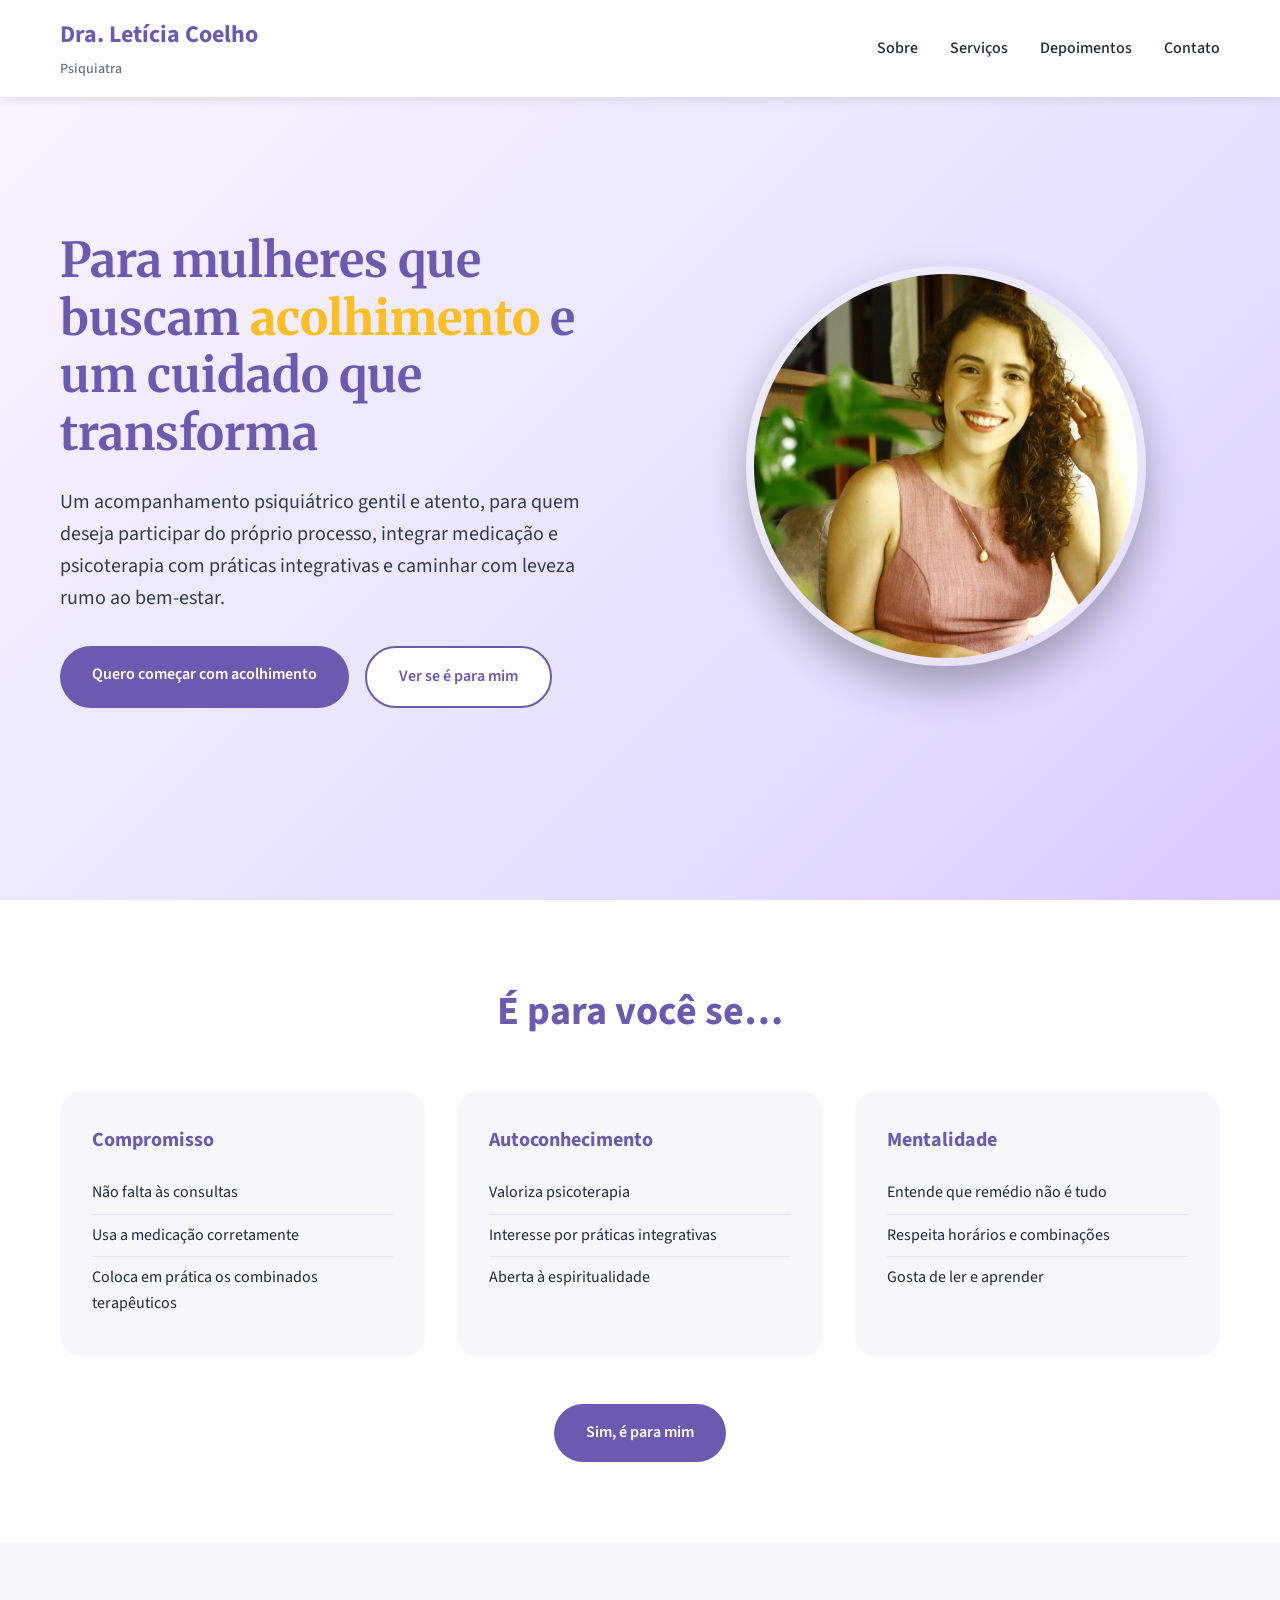
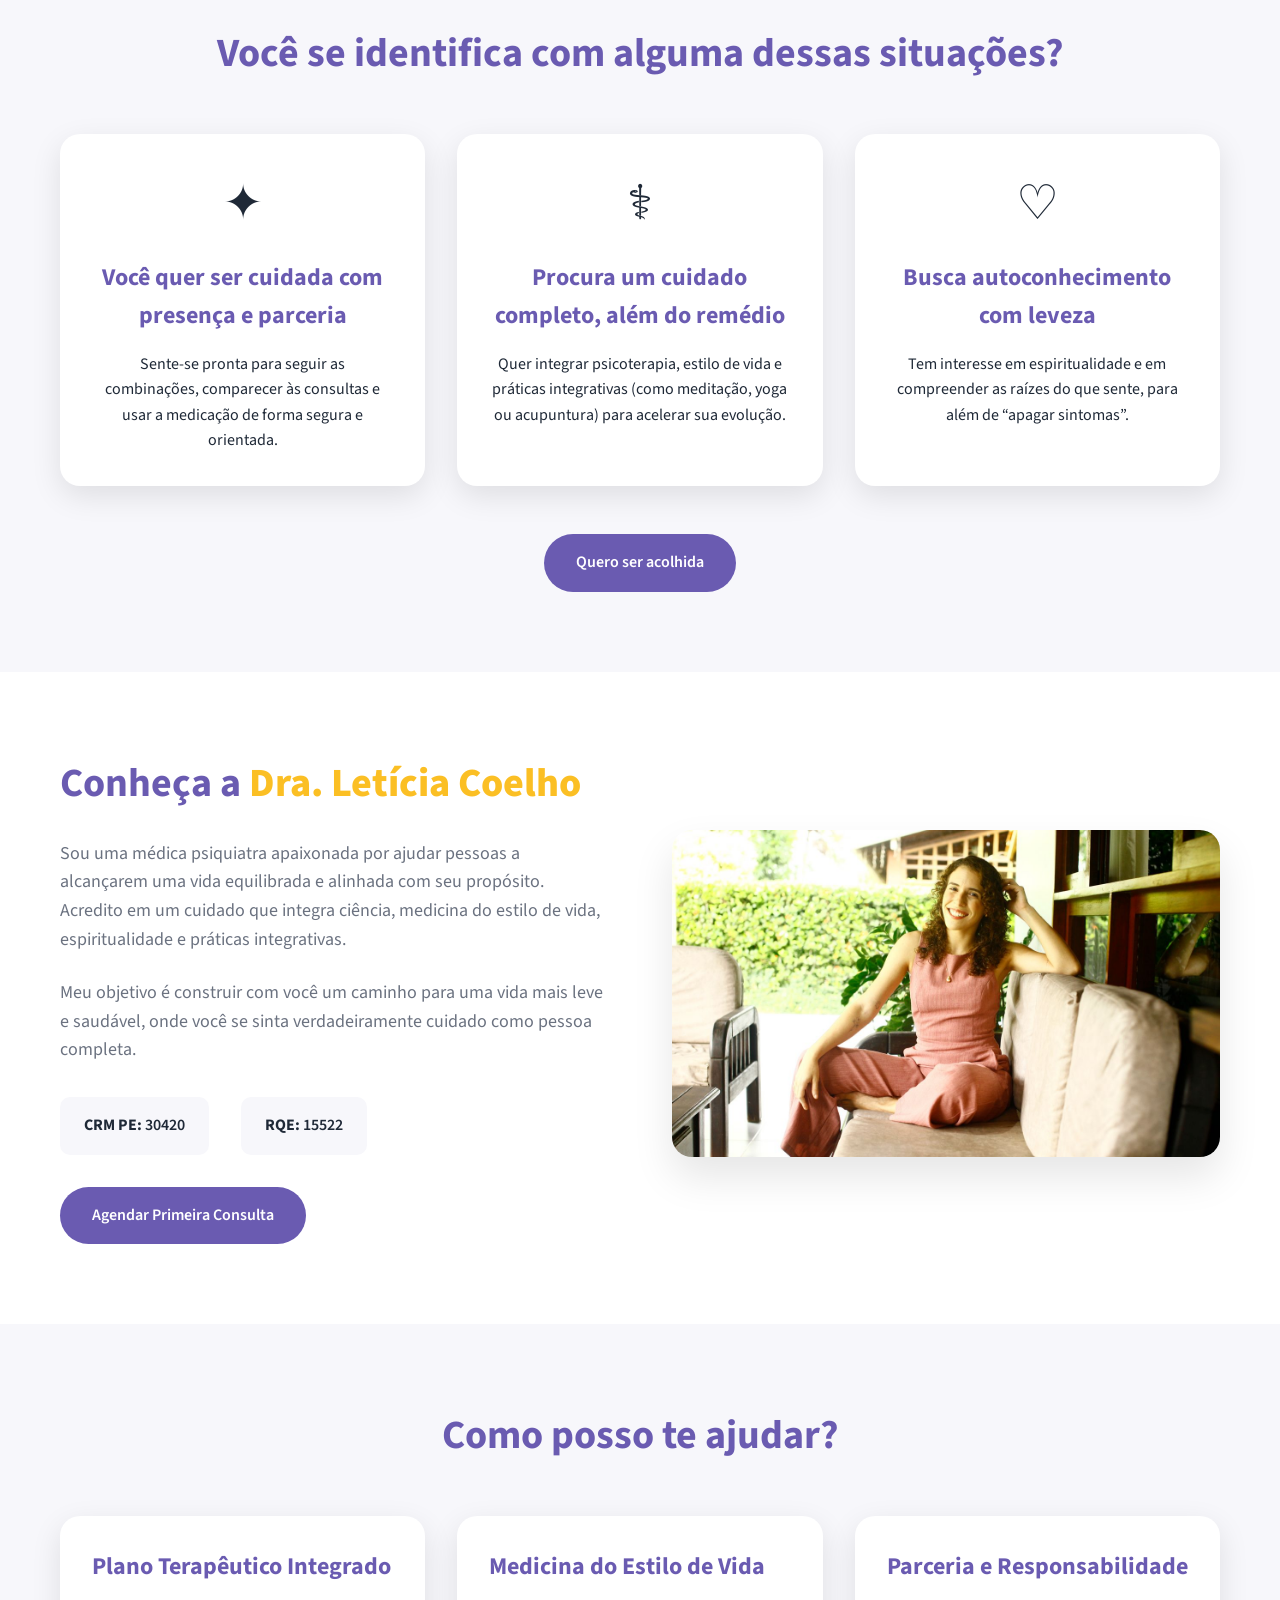
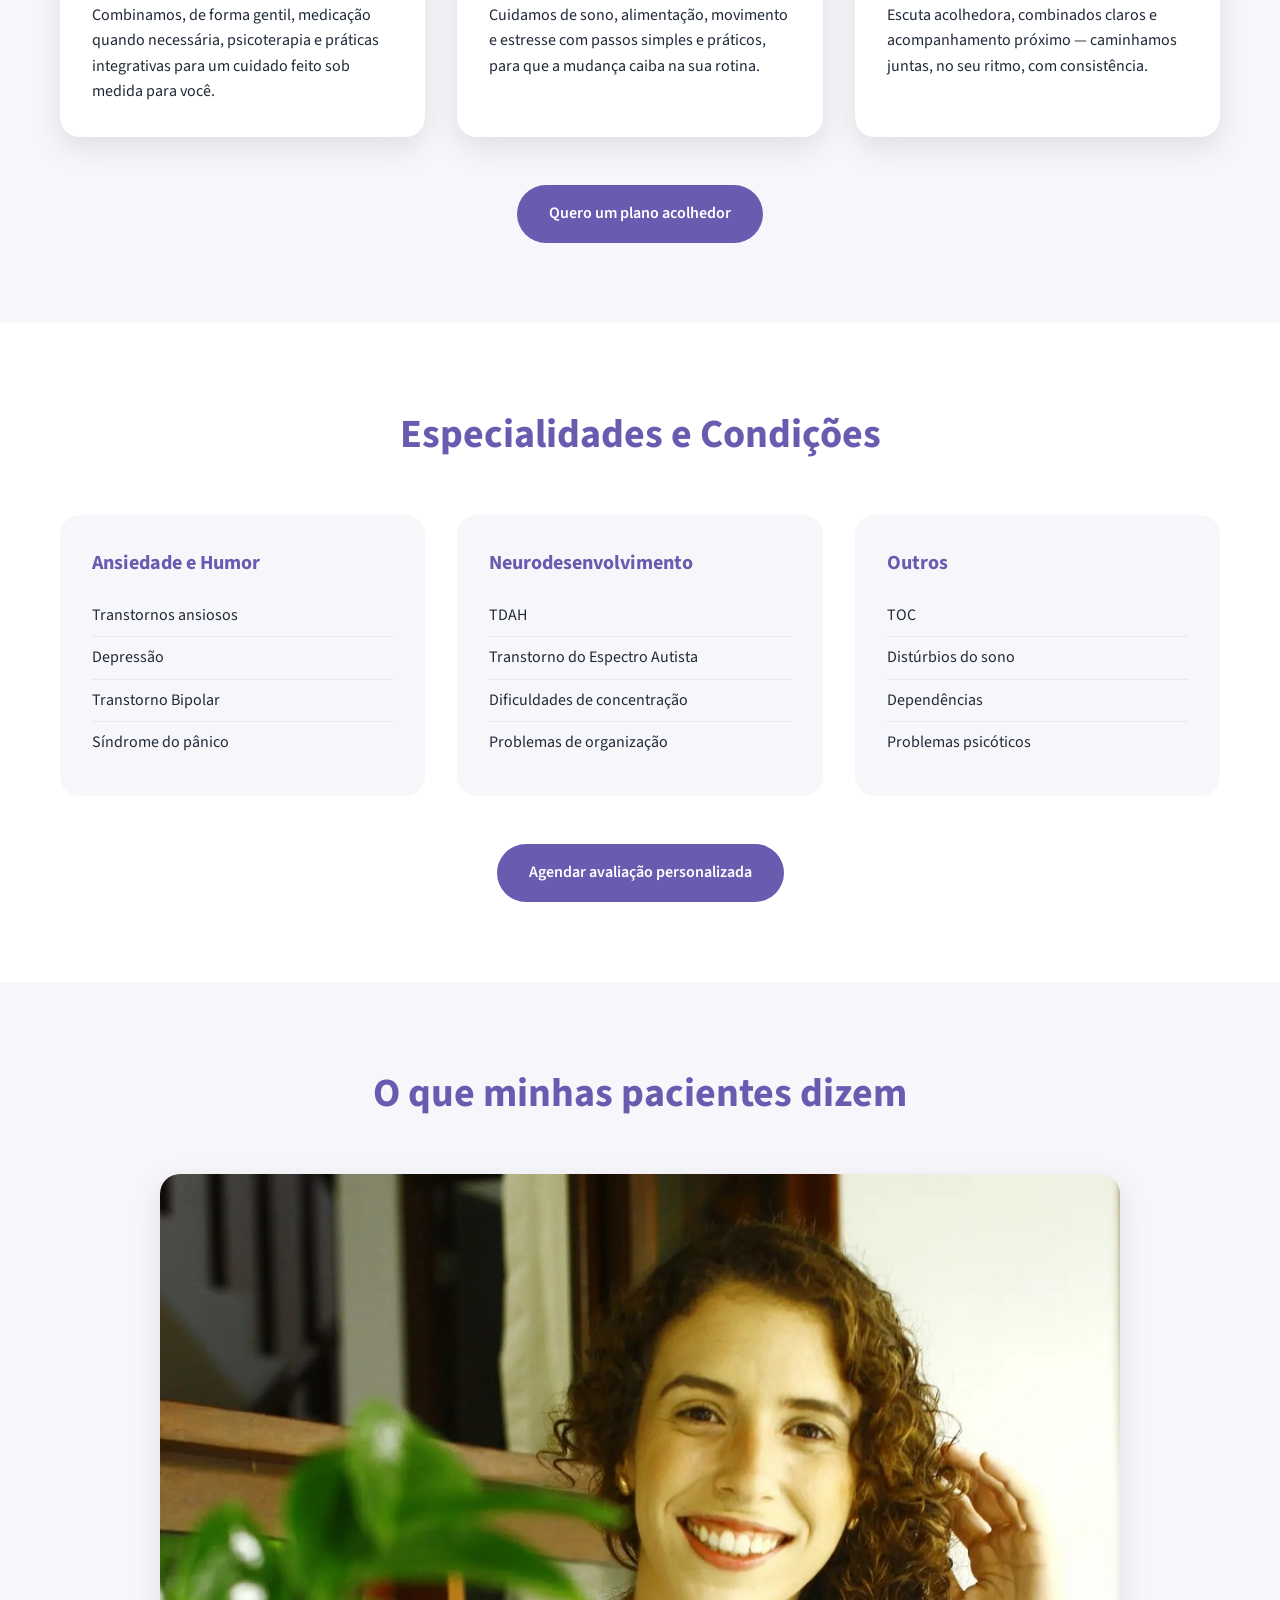
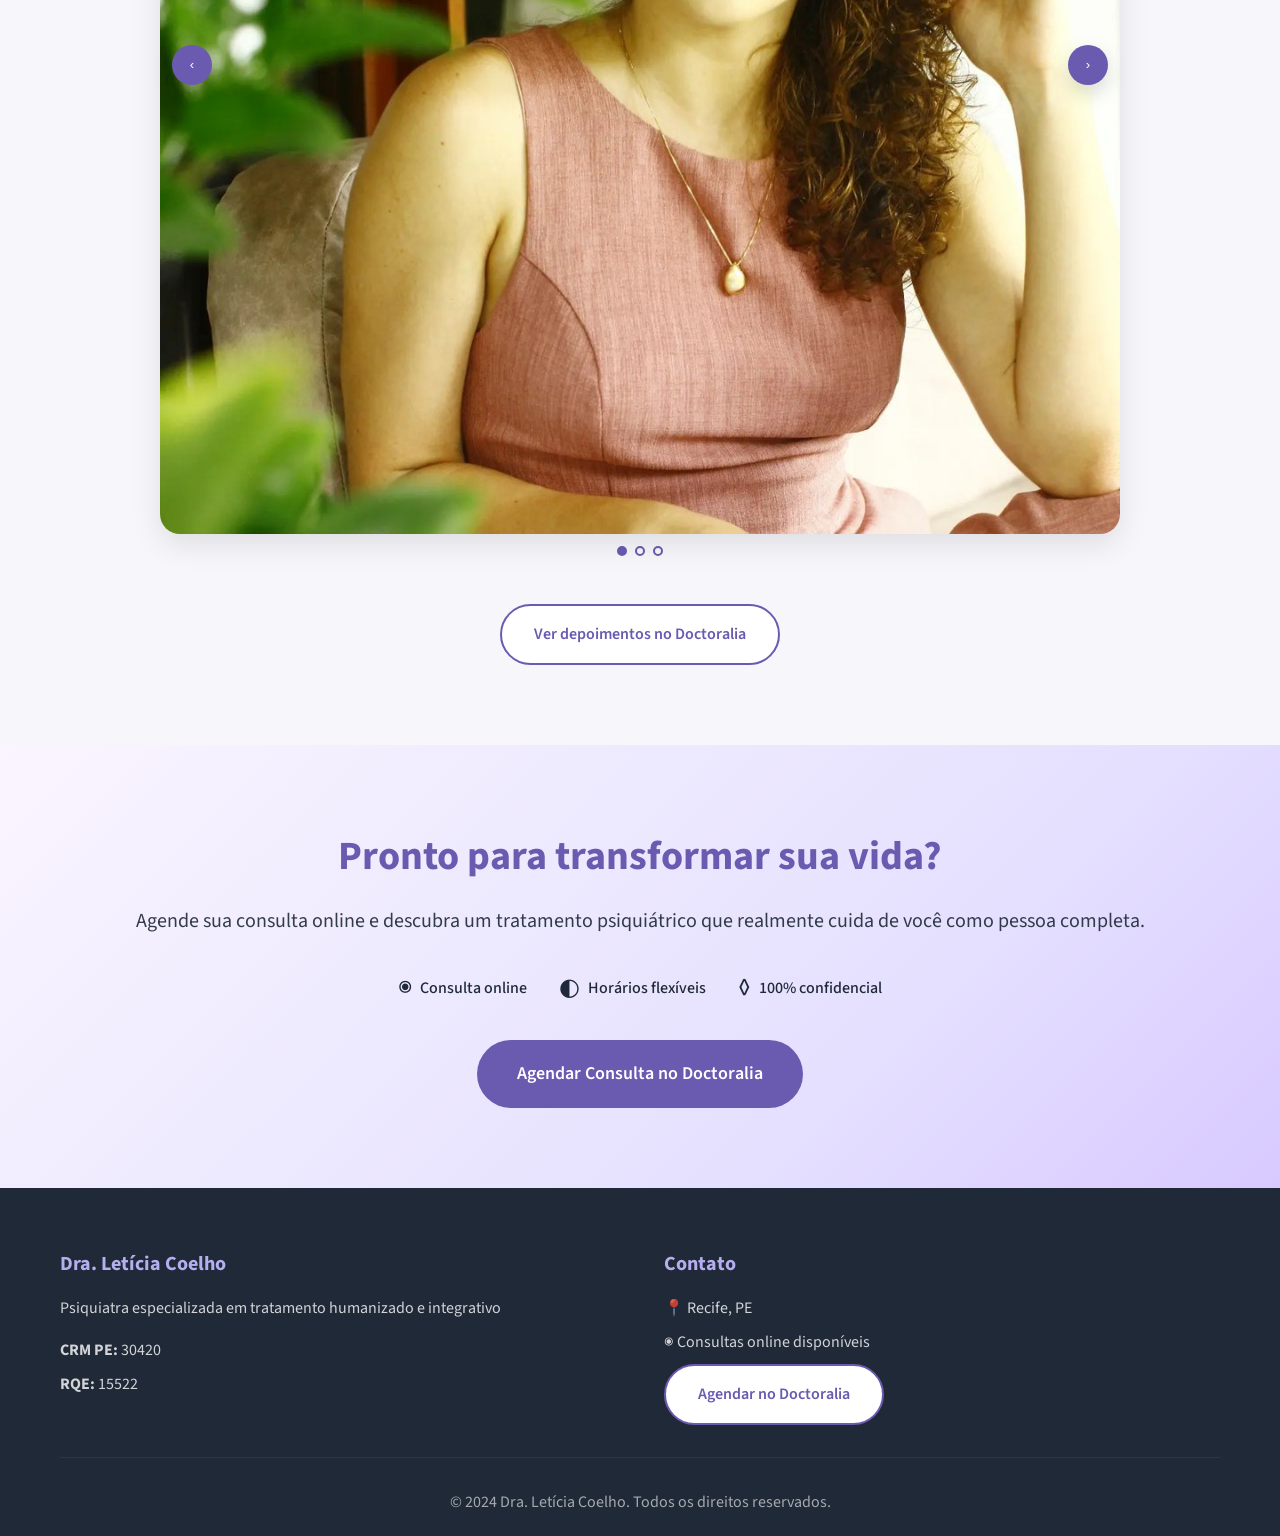
<file: index (2).html>
<!DOCTYPE html>
<html lang="pt-BR">
<head>
    <meta charset="UTF-8">
    <meta name="viewport" content="width=device-width, initial-scale=1.0">
    <title>Dra. Letícia Coelho - Psiquiatra | Tratamento Humanizado e Integrativo</title>
    <meta name="description" content="Psiquiatra especializada em tratamento humanizado e integrativo. Agende sua consulta online com a Dra. Letícia Coelho.">
    <link rel="stylesheet" href="styles.css">
    <link href="https://fonts.googleapis.com/css2?family=Merriweather:wght@300;400;700&family=Source+Sans+Pro:wght@300;400;600;700&display=swap" rel="stylesheet">
    
    <!-- Google Analytics -->
    <script async src="https://www.googletagmanager.com/gtag/js?id=GA_MEASUREMENT_ID"></script>
    <script>
      window.dataLayer = window.dataLayer || [];
      function gtag(){dataLayer.push(arguments);}
      gtag('js', new Date());
      gtag('config', 'GA_MEASUREMENT_ID');
    </script>
    
    <!-- Hotjar Tracking Code -->
    <script>
        (function(h,o,t,j,a,r){
            h.hj=h.hj||function(){(h.hj.q=h.hj.q||[]).push(arguments)};
            h._hjSettings={hjid:HOTJAR_ID,hjsv:6};
            a=o.getElementsByTagName('head')[0];
            r=o.createElement('script');r.async=1;
            r.src=t+h._hjSettings.hjid+j+h._hjSettings.hjsv;
            a.appendChild(r);
        })(window,document,'https://static.hotjar.com/c/hotjar-','.js?sv=');
    </script>
</head>
<body>
    <!-- Header -->
    <header class="header">
        <div class="container">
            <div class="header-content">
                <div class="logo">
                    <h1>Dra. Letícia Coelho</h1>
                    <p>Psiquiatra</p>
                </div>
                <nav class="nav">
                    <a href="#sobre">Sobre</a>
                    <a href="#servicos">Serviços</a>
                    <a href="#depoimentos">Depoimentos</a>
                    <a href="#contato">Contato</a>
                </nav>
            </div>
        </div>
    </header>

    <!-- Hero Section -->
    <section class="hero">
        <div class="container">
            <div class="hero-content">
                <div class="hero-text">
                    <h2>Para mulheres que buscam <span class="highlight">acolhimento</span> e um cuidado que transforma</h2>
                    <p>Um acompanhamento psiquiátrico gentil e atento, para quem deseja participar do próprio processo, integrar medicação e psicoterapia com práticas integrativas e caminhar com leveza rumo ao bem‑estar.</p>
                    <div class="cta-buttons">
                        <a href="#agendar" class="btn btn-primary">Quero começar com acolhimento</a>
                        <a href="#paraquem" class="btn btn-secondary">Ver se é para mim</a>
                    </div>
                </div>
                <div class="hero-image">
                    <img src="dra-leticia.jpg" alt="Dra. Letícia Coelho - Psiquiatra" class="profile-image">
                </div>
            </div>
        </div>
    </section>

    <!-- For Whom Section -->
    <section id="paraquem" class="conditions">
        <div class="container">
            <h2>É para você se…</h2>
            <div class="conditions-grid">
                <div class="condition-category">
                    <h3>Compromisso</h3>
                    <ul>
                        <li>Não falta às consultas</li>
                        <li>Usa a medicação corretamente</li>
                        <li>Coloca em prática os combinados terapêuticos</li>
                    </ul>
                </div>
                <div class="condition-category">
                    <h3>Autoconhecimento</h3>
                    <ul>
                        <li>Valoriza psicoterapia</li>
                        <li>Interesse por práticas integrativas</li>
                        <li>Aberta à espiritualidade</li>
                    </ul>
                </div>
                <div class="condition-category">
                    <h3>Mentalidade</h3>
                    <ul>
                        <li>Entende que remédio não é tudo</li>
                        <li>Respeita horários e combinações</li>
                        <li>Gosta de ler e aprender</li>
                    </ul>
                </div>
            </div>
            <div class="cta-center">
                <a href="#agendar" class="btn btn-primary">Sim, é para mim</a>
            </div>
        </div>
    </section>

    <!-- Pain Points Section -->
    <section class="pain-points">
        <div class="container">
            <h2>Você se identifica com alguma dessas situações?</h2>
            <div class="pain-grid">
                <div class="pain-card">
                    <div class="pain-icon">✦</div>
                    <h3>Você quer ser cuidada com presença e parceria</h3>
                    <p>Sente-se pronta para seguir as combinações, comparecer às consultas e usar a medicação de forma segura e orientada.</p>
                </div>
                <div class="pain-card">
                    <div class="pain-icon">⚕</div>
                    <h3>Procura um cuidado completo, além do remédio</h3>
                    <p>Quer integrar psicoterapia, estilo de vida e práticas integrativas (como meditação, yoga ou acupuntura) para acelerar sua evolução.</p>
                </div>
                <div class="pain-card">
                    <div class="pain-icon">♡</div>
                    <h3>Busca autoconhecimento com leveza</h3>
                    <p>Tem interesse em espiritualidade e em compreender as raízes do que sente, para além de “apagar sintomas”.</p>
                </div>
            </div>
            <div class="cta-center">
                <a href="#agendar" class="btn btn-primary">Quero ser acolhida</a>
            </div>
        </div>
    </section>

    <!-- About Section -->
    <section id="sobre" class="about">
        <div class="container">
            <div class="about-content">
                <div class="about-text">
                    <h2>Conheça a <span class="highlight">Dra. Letícia Coelho</span></h2>
                    <p>Sou uma médica psiquiatra apaixonada por ajudar pessoas a alcançarem uma vida equilibrada e alinhada com seu propósito. Acredito em um cuidado que integra ciência, medicina do estilo de vida, espiritualidade e práticas integrativas.</p>
                    <p>Meu objetivo é construir com você um caminho para uma vida mais leve e saudável, onde você se sinta verdadeiramente cuidado como pessoa completa.</p>
                    <div class="credentials">
                        <div class="credential">
                            <strong>CRM PE:</strong> 30420
                        </div>
                        <div class="credential">
                            <strong>RQE:</strong> 15522
                        </div>
                    </div>
                    <a href="#agendar" class="btn btn-primary">Agendar Primeira Consulta</a>
                </div>
                <div class="about-image">
                    <img src="consultorio.jpg" alt="Consultório da Dra. Letícia Coelho" class="consultorio-image">
                </div>
            </div>
        </div>
    </section>

    <!-- Services Section -->
    <section id="servicos" class="services">
        <div class="container">
            <h2>Como posso te ajudar?</h2>
            <div class="services-grid">
                <div class="service-card">
                    <h3>Plano Terapêutico Integrado</h3>
                    <p>Combinamos, de forma gentil, medicação quando necessária, psicoterapia e práticas integrativas para um cuidado feito sob medida para você.</p>
                </div>
                <div class="service-card">
                    <h3>Medicina do Estilo de Vida</h3>
                    <p>Cuidamos de sono, alimentação, movimento e estresse com passos simples e práticos, para que a mudança caiba na sua rotina.</p>
                </div>
                <div class="service-card">
                    <h3>Parceria e Responsabilidade</h3>
                    <p>Escuta acolhedora, combinados claros e acompanhamento próximo — caminhamos juntas, no seu ritmo, com consistência.</p>
                </div>
            </div>
            <div class="cta-center">
                <a href="#agendar" class="btn btn-primary">Quero um plano acolhedor</a>
            </div>
        </div>
    </section>

    <!-- Conditions Section -->
    <section class="conditions">
        <div class="container">
            <h2>Especialidades e Condições</h2>
            <div class="conditions-grid">
                <div class="condition-category">
                    <h3>Ansiedade e Humor</h3>
                    <ul>
                        <li>Transtornos ansiosos</li>
                        <li>Depressão</li>
                        <li>Transtorno Bipolar</li>
                        <li>Síndrome do pânico</li>
                    </ul>
                </div>
                <div class="condition-category">
                    <h3>Neurodesenvolvimento</h3>
                    <ul>
                        <li>TDAH</li>
                        <li>Transtorno do Espectro Autista</li>
                        <li>Dificuldades de concentração</li>
                        <li>Problemas de organização</li>
                    </ul>
                </div>
                <div class="condition-category">
                    <h3>Outros</h3>
                    <ul>
                        <li>TOC</li>
                        <li>Distúrbios do sono</li>
                        <li>Dependências</li>
                        <li>Problemas psicóticos</li>
                    </ul>
                </div>
            </div>
            <div class="cta-center">
                <a href="#agendar" class="btn btn-primary">Agendar avaliação personalizada</a>
            </div>
        </div>
    </section>

    <!-- Testimonials Section (Doctoralia) -->
    <section id="depoimentos" class="testimonials">
        <div class="container">
            <h2>O que minhas pacientes dizem</h2>
            <div id="doctoralia-widget" class="doctoralia-rating">
                <p>Carregando avaliações em tempo real…</p>
            </div>
            <div class="cta-center" style="margin-top: 1.5rem;">
                <a href="https://www.doctoralia.com.br/leticia-coelho-3/psiquiatra/recife" class="btn btn-secondary" target="_blank">Ver depoimentos no Doctoralia</a>
            </div>
        </div>
    </section>

    <!-- CTA Section -->
    <section id="agendar" class="cta-section">
        <div class="container">
            <div class="cta-content">
                <h2>Pronto para transformar sua vida?</h2>
                <p>Agende sua consulta online e descubra um tratamento psiquiátrico que realmente cuida de você como pessoa completa.</p>
                <div class="cta-features">
                    <div class="feature">
                        <span class="feature-icon">◉</span>
                        <span>Consulta online</span>
                    </div>
                    <div class="feature">
                        <span class="feature-icon">◐</span>
                        <span>Horários flexíveis</span>
                    </div>
                    <div class="feature">
                        <span class="feature-icon">◊</span>
                        <span>100% confidencial</span>
                    </div>
                </div>
                <a href="https://www.doctoralia.com.br/leticia-coelho-3/psiquiatra/recife" class="btn btn-primary btn-large" target="_blank">
                    Agendar Consulta no Doctoralia
                </a>
            </div>
        </div>
    </section>

    <!-- Footer -->
    <footer id="contato" class="footer">
        <div class="container">
            <div class="footer-content">
                <div class="footer-section">
                    <h3>Dra. Letícia Coelho</h3>
                    <p>Psiquiatra especializada em tratamento humanizado e integrativo</p>
                    <div class="credentials-footer">
                        <p><strong>CRM PE:</strong> 30420</p>
                        <p><strong>RQE:</strong> 15522</p>
                    </div>
                </div>
                <div class="footer-section">
                    <h3>Contato</h3>
                    <p>📍 Recife, PE</p>
                    <p>◉ Consultas online disponíveis</p>
                    <a href="https://www.doctoralia.com.br/leticia-coelho-3/psiquiatra/recife" class="btn btn-secondary" target="_blank">
                        Agendar no Doctoralia
                    </a>
                </div>
            </div>
            <div class="footer-bottom">
                <p>&copy; 2024 Dra. Letícia Coelho. Todos os direitos reservados.</p>
            </div>
        </div>
    </footer>

    <script src="script.js"></script>
</body>
</html>
</file>
<file: styles.css>
/* Reset e configurações base */
* {
    margin: 0;
    padding: 0;
    box-sizing: border-box;
}

:root {
    --primary-color: #7c6ac7; /* lavanda suave */
    --primary-light: #b7aef0;
    --primary-dark: #6a5bb1;
    --secondary-color: #f7f7fb; /* mais claro e acolhedor */
    --accent-color: #d8c9ff; /* lilás clarinho */
    --text-dark: #1f2937;
    --text-light: #6b7280;
    --white: #ffffff;
    --gradient: linear-gradient(135deg, #faf5ff 0%, #ede9fe 40%, #e4dfff 70%, #d8c9ff 100%);
}

body {
    font-family: 'Source Sans Pro', sans-serif;
    line-height: 1.6;
    color: var(--text-dark);
    background-color: var(--white);
}

.container {
    max-width: 1200px;
    margin: 0 auto;
    padding: 0 20px;
}

/* Header */
.header {
    background: var(--white);
    box-shadow: 0 2px 10px rgba(0, 0, 0, 0.1);
    position: fixed;
    top: 0;
    width: 100%;
    z-index: 1000;
}

.header-content {
    display: flex;
    justify-content: space-between;
    align-items: center;
    padding: 1rem 0;
}

.logo h1 {
    font-size: 1.5rem;
    font-weight: 700;
    color: var(--primary-dark);
    margin-bottom: 0.25rem;
}

.logo p {
    font-size: 0.875rem;
    color: var(--text-light);
    font-weight: 500;
}

.nav {
    display: flex;
    gap: 2rem;
}

.nav a {
    text-decoration: none;
    color: var(--text-dark);
    font-weight: 500;
    transition: color 0.3s ease;
}

.nav a:hover {
    color: var(--primary-color);
}

/* Hero Section */
.hero {
    padding: 120px 0 80px;
    background: var(--gradient);
    color: var(--text-dark);
    min-height: 100vh;
    display: flex;
    align-items: center;
}

.hero-content {
    display: grid;
    grid-template-columns: 1fr 1fr;
    gap: 4rem;
    align-items: center;
}

.hero-text h2 {
    font-family: 'Merriweather', serif;
    font-size: 3rem;
    font-weight: 700;
    line-height: 1.2;
    margin-bottom: 1.5rem;
    color: var(--primary-dark);
}

.highlight {
    color: #fbbf24;
    font-weight: 800;
}

.hero-text p {
    font-size: 1.25rem;
    margin-bottom: 2rem;
    opacity: 0.9;
    color: var(--text-dark);
}

.cta-buttons {
    display: flex;
    gap: 1rem;
    flex-wrap: wrap;
}

.btn {
    display: inline-block;
    padding: 1rem 2rem;
    text-decoration: none;
    border-radius: 50px;
    font-weight: 600;
    transition: all 0.3s ease;
    text-align: center;
    border: none;
    cursor: pointer;
}

.btn-primary {
    background: var(--primary-dark);
    color: var(--white);
}

.btn-primary:hover {
    background: #594aa0; /* tom um pouco mais escuro */
    transform: translateY(-2px);
    box-shadow: 0 10px 25px rgba(0, 0, 0, 0.2);
}

.btn-secondary {
    background: var(--white);
    color: var(--primary-dark);
    border: 2px solid var(--primary-dark);
}

.btn-secondary:hover {
    background: var(--primary-dark);
    color: var(--white);
}

.btn-large {
    padding: 1.25rem 2.5rem;
    font-size: 1.125rem;
}

/* WhatsApp Button Styles */
.btn-whatsapp {
    background-color: #25D366 !important;
    color: var(--white) !important;
    border: 2px solid #25D366 !important;
    display: inline-flex;
    align-items: center;
    gap: 0.5rem;
}

.btn-whatsapp:hover {
    background-color: #22BE5B !important;
    border-color: #22BE5B !important;
    color: var(--white) !important;
    transform: translateY(-2px);
    box-shadow: 0 10px 25px rgba(37, 211, 102, 0.3);
}

.btn-whatsapp i {
    font-size: 1.2em;
}

/* Floating WhatsApp Button */
.whatsapp-float {
    position: fixed;
    bottom: 30px;
    right: 30px;
    width: auto;
    height: 60px;
    background-color: #25D366;
    color: white;
    border: none;
    border-radius: 30px;
    padding: 15px 25px;
    font-size: 16px;
    font-weight: 600;
    text-decoration: none;
    display: flex;
    align-items: center;
    gap: 10px;
    box-shadow: 0 4px 15px rgba(37, 211, 102, 0.4);
    z-index: 1000;
    transition: all 0.3s ease;
}

.whatsapp-float:hover {
    background-color: #22BE5B;
    transform: translateY(-2px);
    box-shadow: 0 6px 20px rgba(37, 211, 102, 0.5);
    color: white;
    text-decoration: none;
}

.whatsapp-float i {
    font-size: 1.4em;
}

/* Responsive adjustments for floating button */
@media (max-width: 768px) {
    .whatsapp-float {
        bottom: 20px;
        right: 20px;
        padding: 12px 20px;
        font-size: 14px;
        height: 50px;
    }
    
    .whatsapp-float span {
        display: none; /* Hide text on mobile, show only icon */
    }
    
    .whatsapp-float {
        width: 50px;
        justify-content: center;
        border-radius: 25px;
    }
}

.hero-image {
    text-align: center;
}

.profile-image {
    width: 400px;
    height: 400px;
    border-radius: 50%;
    object-fit: cover;
    border: 8px solid rgba(255, 255, 255, 0.2);
    box-shadow: 0 20px 40px rgba(0, 0, 0, 0.3);
}

/* Pain Points Section */
.pain-points {
    padding: 80px 0;
    background: var(--secondary-color);
}

.pain-points h2 {
    text-align: center;
    font-size: 2.5rem;
    margin-bottom: 3rem;
    color: var(--primary-dark);
}

.pain-grid {
    display: grid;
    grid-template-columns: repeat(auto-fit, minmax(300px, 1fr));
    gap: 2rem;
    margin-bottom: 3rem;
}

.pain-card {
    background: var(--white);
    padding: 2rem;
    border-radius: 20px;
    text-align: center;
    box-shadow: 0 10px 30px rgba(0, 0, 0, 0.1);
    transition: transform 0.3s ease;
}

.pain-card:hover {
    transform: translateY(-5px);
}

.pain-icon {
    font-size: 3rem;
    margin-bottom: 1rem;
}

.pain-card h3 {
    font-size: 1.5rem;
    margin-bottom: 1rem;
    color: var(--primary-dark);
}

.cta-center {
    text-align: center;
}

/* About Section */
.about {
    padding: 80px 0;
}

.about-content {
    display: grid;
    grid-template-columns: 1fr 1fr;
    gap: 4rem;
    align-items: center;
}

.about-text h2 {
    font-size: 2.5rem;
    margin-bottom: 1.5rem;
    color: var(--primary-dark);
}

.about-text p {
    font-size: 1.125rem;
    margin-bottom: 1.5rem;
    color: var(--text-light);
}

.credentials {
    display: flex;
    gap: 2rem;
    margin: 2rem 0;
}

.credential {
    background: var(--secondary-color);
    padding: 1rem 1.5rem;
    border-radius: 10px;
    font-weight: 600;
}

.consultorio-image {
    width: 100%;
    border-radius: 20px;
    box-shadow: 0 20px 40px rgba(0, 0, 0, 0.1);
}

/* Services Section */
.services {
    padding: 80px 0;
    background: var(--secondary-color);
}

.services h2 {
    text-align: center;
    font-size: 2.5rem;
    margin-bottom: 3rem;
    color: var(--primary-dark);
}

.services-grid {
    display: grid;
    grid-template-columns: repeat(auto-fit, minmax(300px, 1fr));
    gap: 2rem;
    margin-bottom: 3rem;
}

.service-card {
    background: var(--white);
    padding: 2rem;
    border-radius: 20px;
    box-shadow: 0 10px 30px rgba(0, 0, 0, 0.1);
    transition: transform 0.3s ease;
}

.service-card:hover {
    transform: translateY(-5px);
}

.service-card h3 {
    font-size: 1.5rem;
    margin-bottom: 1rem;
    color: var(--primary-dark);
}

/* Conditions Section */
.conditions {
    padding: 80px 0;
}

.conditions h2 {
    text-align: center;
    font-size: 2.5rem;
    margin-bottom: 3rem;
    color: var(--primary-dark);
}

.conditions-grid {
    display: grid;
    grid-template-columns: repeat(auto-fit, minmax(250px, 1fr));
    gap: 2rem;
    margin-bottom: 3rem;
}

.condition-category {
    background: var(--secondary-color);
    padding: 2rem;
    border-radius: 20px;
}

.condition-category h3 {
    font-size: 1.25rem;
    margin-bottom: 1rem;
    color: var(--primary-dark);
}

.condition-category ul {
    list-style: none;
}

.condition-category li {
    padding: 0.5rem 0;
    border-bottom: 1px solid rgba(107, 70, 193, 0.1);
}

.condition-category li:last-child {
    border-bottom: none;
}

/* Testimonials Section (Doctoralia) */
.testimonials {
    padding: 80px 0;
    background: var(--secondary-color);
}

.testimonials h2 {
    text-align: center;
    font-size: 2.5rem;
    margin-bottom: 3rem;
    color: var(--primary-dark);
}

/* Estilos do carrossel de fallback */
.testimonial-carousel {
    position: relative;
    max-width: 960px;
    margin: 0 auto;
}

.testimonial-carousel .slides {
    position: relative;
    overflow: hidden;
    border-radius: 20px;
    box-shadow: 0 10px 30px rgba(0, 0, 0, 0.1);
    background: var(--white);
}

.testimonial-carousel .slide {
    display: none;
}

.testimonial-carousel .slide.active {
    display: block;
}

.testimonial-carousel img {
    width: 100%;
    height: auto;
    display: block;
    max-width: 100%;
}

.carousel-control {
    position: absolute;
    top: 50%;
    transform: translateY(-50%);
    background: var(--primary-dark);
    color: var(--white);
    border: none;
    width: 40px;
    height: 40px;
    border-radius: 999px;
    display: grid;
    place-items: center;
    cursor: pointer;
    box-shadow: 0 8px 20px rgba(0,0,0,0.15);
}

.carousel-control.prev { left: 12px; }
.carousel-control.next { right: 12px; }

.carousel-control:hover { background: #594aa0; }

.carousel-dots {
    display: flex;
    justify-content: center;
    gap: 8px;
    margin-top: 12px;
}

.carousel-dots .dot {
    width: 10px;
    height: 10px;
    border-radius: 50%;
    border: 2px solid var(--primary-dark);
    background: transparent;
    cursor: pointer;
}

.carousel-dots .dot.active { background: var(--primary-dark); }

.testimonials-grid {
    display: grid;
    grid-template-columns: repeat(auto-fit, minmax(300px, 1fr));
    gap: 2rem;
    margin-bottom: 3rem;
}

.testimonial-card {
    background: var(--white);
    padding: 2rem;
    border-radius: 20px;
    box-shadow: 0 10px 30px rgba(0, 0, 0, 0.1);
}

.stars {
    font-size: 1.25rem;
    margin-bottom: 1rem;
}

.testimonial-card p {
    font-style: italic;
    margin-bottom: 1rem;
    color: var(--text-light);
}

.testimonial-author {
    font-weight: 600;
    color: var(--primary-color);
}

.doctoralia-rating {
    text-align: center;
    margin: 3rem 0;
}

.rating-display {
    display: flex;
    align-items: center;
    justify-content: center;
    gap: 1rem;
    flex-wrap: wrap;
}

.rating-number {
    font-size: 2rem;
    font-weight: 700;
    color: var(--primary-color);
}

.rating-stars {
    font-size: 1.5rem;
}

.rating-text {
    color: var(--text-light);
}

/* FAQ Section - Quadro Fixo */
.quadro-faq {
  padding: 80px 0;
  background: var(--secondary-color);
}

.quadro-faq h2 {
  text-align: center;
  font-size: 2.5rem;
  margin-bottom: 3rem;
  color: var(--primary-dark);
}

.faq-list {
  max-width: 800px;
  margin: 0 auto;
  display: grid;
  gap: 1.25rem;
}

.quadro-faq-item {
  background: var(--white);
  border-radius: 18px;
  margin-bottom: 0; /* gap do grid controla o espaçamento */
  padding: 1.75rem 2rem;
  box-shadow: 0 6px 24px rgba(124, 106, 199, 0.07);
  border: 1.5px solid var(--primary-light);
  transition: box-shadow 0.3s;
}

.quadro-faq-question {
  font-size: 1.125rem;
  font-weight: 700;
  color: var(--primary-dark);
  margin-bottom: 0;
  letter-spacing: 0.01em;
  display: flex;
  align-items: center;
  justify-content: space-between;
  cursor: pointer;
}

/* Seta indicativa do acordeão */
.quadro-faq-question::after {
  content: '\25B6'; /* triângulo para a direita */
  font-size: 0.9rem;
  color: var(--primary-dark);
  margin-left: 0.75rem;
  transition: transform 0.25s ease;
}

.quadro-faq-item.active .quadro-faq-question::after {
  transform: rotate(90deg); /* seta apontando para baixo */
}

.quadro-faq-answer {
  font-size: 1rem;
  color: var(--text-light);
  line-height: 1.7;
  margin-top: 0.5rem;
  max-height: 0;
  overflow: hidden;
  transition: max-height 0.25s ease;
}

.quadro-faq-item.active .quadro-faq-answer {
  max-height: 500px; /* suficiente para conteúdos curtos */
}

/* Acordeão ativo no FAQ */
/* Removemos quaisquer resets que ocultavam a seta/estado */

/* FAQ Section Styles - Classes corretas para o HTML atual */
.faq {
    padding: 80px 0;
    background: var(--secondary-color);
}

.faq h2 {
    text-align: center;
    font-size: 2.5rem;
    margin-bottom: 3rem;
    color: var(--primary-dark);
}

.faq .container {
    max-width: 800px;
    margin: 0 auto;
    display: grid;
    gap: 1.25rem;
}

.faq-item {
    background: var(--white);
    border-radius: 18px;
    margin-bottom: 0;
    padding: 1.75rem 2rem;
    box-shadow: 0 6px 24px rgba(124, 106, 199, 0.07);
    border: 1.5px solid var(--primary-light);
    transition: box-shadow 0.3s;
}

.faq-question {
    font-size: 1.125rem;
    font-weight: 700;
    color: var(--primary-dark);
    margin-bottom: 0;
    letter-spacing: 0.01em;
    display: flex;
    align-items: center;
    justify-content: space-between;
    cursor: pointer;
    background: none;
    border: none;
    width: 100%;
    text-align: left;
}

.faq-question::after {
    content: '\25B6'; /* triângulo para a direita */
    font-size: 0.9rem;
    color: var(--primary-dark);
    margin-left: 0.75rem;
    transition: transform 0.25s ease;
}

.faq-item.active .faq-question::after {
    transform: rotate(90deg); /* seta apontando para baixo */
}

.faq-answer {
    font-size: 1rem;
    color: var(--text-light);
    line-height: 1.7;
    margin-top: 0.5rem;
    display: none; /* Oculto por padrão */
    padding: 0.5rem 0;
}

.faq-item.active .faq-answer {
    display: block; /* Visível quando ativo */
}

.faq-question::after {
    content: '\25B6'; /* triângulo para a direita */
    font-size: 0.9rem;
    color: var(--primary-dark);
    margin-left: 0.75rem;
    transition: transform 0.25s ease;
}

.faq-item.active .faq-question::after {
    transform: rotate(90deg); /* seta apontando para baixo */
}

/* CTA Section */
.cta-section {
    padding: 80px 0;
    background: var(--gradient);
    color: var(--text-dark);
    text-align: center;
}

.cta-content h2 {
    font-size: 2.5rem;
    margin-bottom: 1rem;
    color: var(--primary-dark);
}

.cta-content p {
    font-size: 1.25rem;
    margin-bottom: 2rem;
    opacity: 0.9;
}

.cta-features {
    display: flex;
    justify-content: center;
    gap: 2rem;
    margin-bottom: 2rem;
    flex-wrap: wrap;
}

.feature {
    display: flex;
    align-items: center;
    gap: 0.5rem;
    font-weight: 500;
}

.feature-icon {
    font-size: 1.5rem;
}

/* Footer */
.footer {
    background: var(--text-dark);
    color: var(--white);
    padding: 60px 0 20px;
}

.footer-content {
    display: grid;
    grid-template-columns: repeat(auto-fit, minmax(250px, 1fr));
    gap: 3rem;
    margin-bottom: 2rem;
}

.footer-section h3 {
    font-size: 1.25rem;
    margin-bottom: 1rem;
    color: var(--primary-light);
}

.footer-section p {
    margin-bottom: 0.5rem;
    opacity: 0.8;
}

.credentials-footer {
    margin-top: 1rem;
}

.footer-bottom {
    text-align: center;
    padding-top: 2rem;
    border-top: 1px solid rgba(255, 255, 255, 0.1);
    opacity: 0.6;
}

/* Responsividade */
@media (max-width: 768px) {
    .hero-content {
        grid-template-columns: 1fr;
        text-align: center;
    }
    
    .hero-text h2 {
        font-size: 2rem;
    }
    
    .about-content {
        grid-template-columns: 1fr;
    }
    
    .profile-image {
        width: 300px;
        height: 300px;
    }
    
    .nav {
        display: none;
    }
    
    .cta-buttons {
        justify-content: center;
    }
    
    .cta-features {
        flex-direction: column;
        align-items: center;
    }
    
    .credentials {
        flex-direction: column;
    }
}

@media (max-width: 480px) {
    .container {
        padding: 0 15px;
    }
    
    .hero-text h2 {
        font-size: 1.75rem;
    }
    
    .btn {
        padding: 0.875rem 1.5rem;
    }
    
    .profile-image {
        width: 250px;
        height: 250px;
    }
}

/* Responsividade específica FAQ */
@media (max-width: 768px) {
  .faq-list { gap: 1rem; }
  .quadro-faq-item { padding: 1.25rem 1.25rem; }
  .quadro-faq-question { font-size: 1.0625rem; }
  .quadro-faq-answer { font-size: 0.9875rem; line-height: 1.65; }
}

@media (max-width: 768px) {
    .testimonial-carousel { 
        max-width: 100%; 
        margin: 0 10px;
    }
    .testimonial-carousel .slides {
        border-radius: 10px;
    }
    .carousel-control { 
        width: 36px; 
        height: 36px; 
    }
    .carousel-control.prev { left: 8px; }
    .carousel-control.next { right: 8px; }
}

.condition-item { border-bottom: 1px solid rgba(124,106,199,0.15); padding: 0.25rem 0; }
.condition-toggle { background: none; border: none; width: 100%; text-align: left; font-size: 1rem; font-weight: 600; color: var(--primary-dark); padding: 0.6rem 0; cursor: pointer; display: flex; justify-content: space-between; }
.condition-toggle::after { content: '▶'; font-size: 0.75rem; transition: transform 0.25s; }
.condition-item.active .condition-toggle::after { transform: rotate(90deg); }
.condition-detail { max-height: 0; overflow: hidden; transition: max-height 0.3s ease; font-size: 0.95rem; color: #6b7280; }
.condition-detail p { padding: 0.5rem 0; }
.condition-item.active .condition-detail { max-height: 400px; }
</file>
